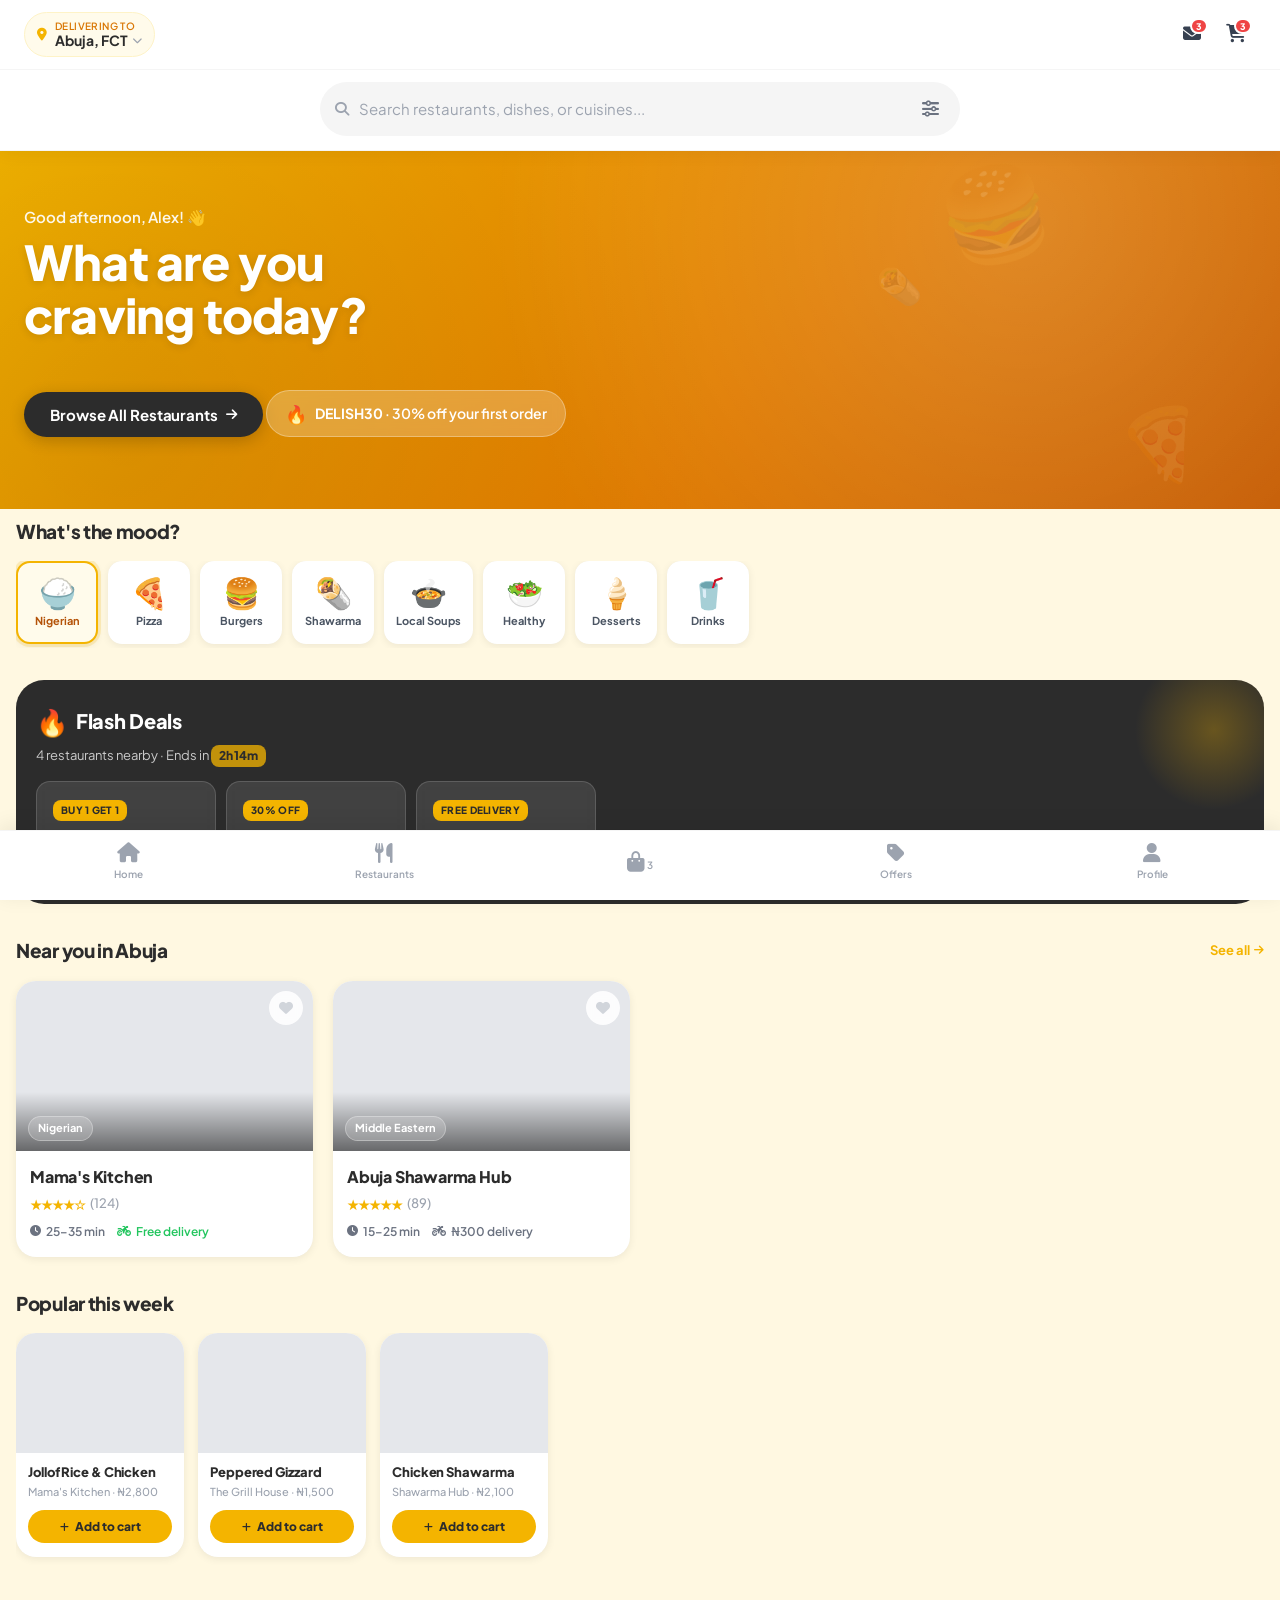
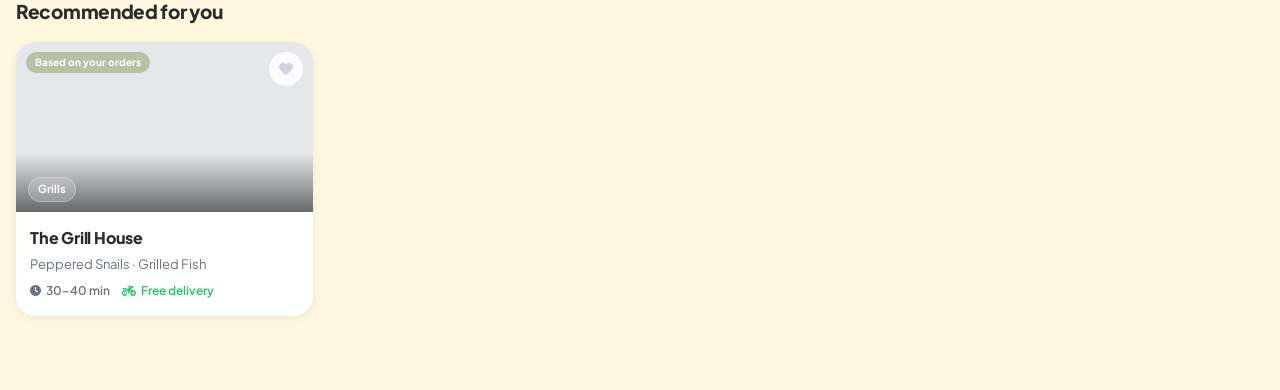
<file: user/user-home.html>
<!DOCTYPE html>
<html lang="en">
<head>
  <meta charset="UTF-8">
  <meta name="viewport" content="width=device-width, initial-scale=1.0, maximum-scale=1.0, user-scalable=no" />
  <meta name="theme-color" content="#F4B400" />
  <meta name="mobile-web-app-capable" content="yes">
  <meta name="apple-mobile-web-app-capable" content="yes">
  <meta name="apple-mobile-web-app-status-bar-style" content="black-translucent">
  <meta name="description" content="Delish - Order from your favorite local restaurants">
  <link rel="apple-touch-icon" href="../assets/icons/icon-196.png">
  <title>Delish � Discover</title>
  <link rel="stylesheet" href="../assets/css/user-home.css" />
  <link rel="stylesheet" href="https://cdnjs.cloudflare.com/ajax/libs/font-awesome/6.6.0/css/all.min.css">
  <link href="https://fonts.googleapis.com/css2?family=Plus+Jakarta+Sans:ital,wght@0,400;0,500;0,600;0,700;0,800;1,400&display=swap" rel="stylesheet">
</head>
<body>

<header class="header">
  <!-- Top Bar -->
  <div class="top-bar">
    <div class="top-bar-content">
      <div class="location-dropdown">
        <i class="fas fa-map-marker-alt location-pin"></i>
        <div class="location-text">
          <span class="location-label">Delivering to</span>
          <span class="location-name">Abuja, FCT <i class="fas fa-chevron-down location-caret"></i></span>
        </div>
      </div>
      <div class="header-actions">
        <button class="icon-btn notification-btn" aria-label="Messages">
          <i class="fas fa-envelope"></i>
          <span class="badge">3</span>
        </button>
        <button class="icon-btn cart-btn" aria-label="Cart">
          <i class="fas fa-shopping-cart"></i>
          <span class="badge">3</span>
        </button>
      </div>
    </div>
  </div>

  <!-- Search Bar Row -->
  <div class="search-row">
    <div class="search-container">
      <div class="search-bar">
        <i class="fas fa-search search-icon"></i>
        <input type="text" id="search-input"
               placeholder="Search restaurants, dishes, or cuisines..."
               autocomplete="off">
        <button class="filter-btn" aria-label="Filters">
          <i class="fas fa-sliders-h"></i>
        </button>
      </div>
    </div>
  </div>
</header>


<!-- ══════════════════════════════
     MAIN CONTENT
══════════════════════════════ -->
<main class="page-container">

  <!-- ── HERO ── -->
  <section class="hero">
    <div class="hero-deco" aria-hidden="true">
      <span class="deco-bubble deco-1">🍔</span>
      <span class="deco-bubble deco-2">🍕</span>
      <span class="deco-bubble deco-3">🌯</span>
    </div>
    <div class="hero-content">
      <p class="greeting">Good afternoon, Alex! 👋</p>
      <h1 class="hero-heading">What are you<br>craving today?</h1>
      <button class="hero-button" onclick="alert('Redirecting to all restaurants (placeholder)')">
        Browse All Restaurants
        <i class="fas fa-arrow-right"></i>
      </button>
      <div class="promo-strip">
        <span class="promo-fire">🔥</span>
        <span class="promo-text"><strong>DELISH30</strong> · 30% off your first order</span>
      </div>
    </div>
  </section>


  <!-- ── CATEGORIES ── -->
  <section class="section">
    <div class="section-header">
      <h2 class="section-title">What's the mood?</h2>
    </div>
    <div class="categories-scroll">
      <div class="category-card active">
        <span class="emoji">🍚</span>
        <span class="category-name">Nigerian</span>
      </div>
      <div class="category-card">
        <span class="emoji">🍕</span>
        <span class="category-name">Pizza</span>
      </div>
      <div class="category-card">
        <span class="emoji">🍔</span>
        <span class="category-name">Burgers</span>
      </div>
      <div class="category-card">
        <span class="emoji">🌯</span>
        <span class="category-name">Shawarma</span>
      </div>
      <div class="category-card">
        <span class="emoji">🍲</span>
        <span class="category-name">Local Soups</span>
      </div>
      <div class="category-card">
        <span class="emoji">🥗</span>
        <span class="category-name">Healthy</span>
      </div>
      <div class="category-card">
        <span class="emoji">🍦</span>
        <span class="category-name">Desserts</span>
      </div>
      <div class="category-card">
        <span class="emoji">🥤</span>
        <span class="category-name">Drinks</span>
      </div>
    </div>
  </section>


  <!-- ── FLASH DEALS ── -->
  <section class="section section--flush">
    <div class="flash-deals">
      <div class="flash-header">
        <div class="flash-title-row">
          <span class="flash-icon">🔥</span>
          <h2 class="flash-title">Flash Deals</h2>
        </div>
        <p class="flash-sub">
          4 restaurants nearby · Ends in
          <strong class="countdown-badge" id="countdown">2h 14m</strong>
        </p>
      </div>
      <div class="flash-cards">
        <div class="deal-card">
          <span class="deal-tag">Buy 1 Get 1</span>
          <p class="deal-name">Chicken &amp; Chips</p>
          <p class="deal-resto">KFC Wuse II</p>
        </div>
        <div class="deal-card">
          <span class="deal-tag">30% OFF</span>
          <p class="deal-name">Jollof Rice Bowls</p>
          <p class="deal-resto">Mama's Kitchen</p>
        </div>
        <div class="deal-card">
          <span class="deal-tag">Free Delivery</span>
          <p class="deal-name">Peppered Snails</p>
          <p class="deal-resto">The Grill House</p>
        </div>
      </div>
    </div>
  </section>


  <!-- ── RESTAURANTS NEAR YOU ── -->
  <section class="section">
    <div class="section-header">
      <h2 class="section-title">Near you in Abuja</h2>
      <a href="#" class="see-all">See all <i class="fas fa-arrow-right"></i></a>
    </div>
    <div class="restaurants-grid">

      <div class="restaurant-card">
        <div class="restaurant-image" style="background-image: url('https://picsum.photos/id/1015/600/400');">
          <button class="fav-btn" aria-label="Add to favourites"><i class="fas fa-heart"></i></button>
          <div class="restaurant-image-overlay">
            <span class="cuisine-tag">Nigerian</span>
          </div>
        </div>
        <div class="restaurant-info">
          <div class="restaurant-name">Mama's Kitchen</div>
          <div class="restaurant-rating">
            <span class="stars">★★★★☆</span>
            <span class="review-count">(124)</span>
          </div>
          <div class="restaurant-meta">
            <span class="meta-item"><i class="fas fa-clock"></i> 25–35 min</span>
            <span class="meta-item free"><i class="fas fa-motorcycle"></i> Free delivery</span>
          </div>
        </div>
      </div>

      <div class="restaurant-card">
        <div class="restaurant-image" style="background-image: url('https://picsum.photos/id/201/600/400');">
          <button class="fav-btn" aria-label="Add to favourites"><i class="fas fa-heart"></i></button>
          <div class="restaurant-image-overlay">
            <span class="cuisine-tag">Middle Eastern</span>
          </div>
        </div>
        <div class="restaurant-info">
          <div class="restaurant-name">Abuja Shawarma Hub</div>
          <div class="restaurant-rating">
            <span class="stars">★★★★★</span>
            <span class="review-count">(89)</span>
          </div>
          <div class="restaurant-meta">
            <span class="meta-item"><i class="fas fa-clock"></i> 15–25 min</span>
            <span class="meta-item"><i class="fas fa-motorcycle"></i> ₦300 delivery</span>
          </div>
        </div>
      </div>

    </div>
  </section>


  <!-- ── POPULAR THIS WEEK ── -->
  <section class="section">
    <div class="section-header">
      <h2 class="section-title">Popular this week</h2>
    </div>
    <div class="popular-scroll">

      <div class="popular-card">
        <div class="popular-image" style="background-image: url('https://picsum.photos/id/292/600/400');"></div>
        <div class="popular-body">
          <div class="popular-title">Jollof Rice &amp; Chicken</div>
          <div class="popular-sub">Mama's Kitchen · ₦2,800</div>
          <button class="add-to-cart-btn">
            <i class="fas fa-plus"></i> Add to cart
          </button>
        </div>
      </div>

      <div class="popular-card">
        <div class="popular-image" style="background-image: url('https://picsum.photos/id/431/600/400');"></div>
        <div class="popular-body">
          <div class="popular-title">Peppered Gizzard</div>
          <div class="popular-sub">The Grill House · ₦1,500</div>
          <button class="add-to-cart-btn">
            <i class="fas fa-plus"></i> Add to cart
          </button>
        </div>
      </div>

      <div class="popular-card">
        <div class="popular-image" style="background-image: url('https://picsum.photos/id/488/600/400');"></div>
        <div class="popular-body">
          <div class="popular-title">Chicken Shawarma</div>
          <div class="popular-sub">Shawarma Hub · ₦2,100</div>
          <button class="add-to-cart-btn">
            <i class="fas fa-plus"></i> Add to cart
          </button>
        </div>
      </div>

    </div>
  </section>


  <!-- ── RECOMMENDED FOR YOU ── -->
  <section class="section">
    <div class="section-header">
      <h2 class="section-title">Recommended for you</h2>
    </div>
    <div class="restaurants-grid">

      <div class="restaurant-card">
        <div class="restaurant-image" style="background-image: url('https://picsum.photos/id/870/600/400');">
          <button class="fav-btn" aria-label="Add to favourites"><i class="fas fa-heart"></i></button>
          <span class="rec-badge">Based on your orders</span>
          <div class="restaurant-image-overlay">
            <span class="cuisine-tag">Grills</span>
          </div>
        </div>
        <div class="restaurant-info">
          <div class="restaurant-name">The Grill House</div>
          <p class="restaurant-specialty">Peppered Snails · Grilled Fish</p>
          <div class="restaurant-meta">
            <span class="meta-item"><i class="fas fa-clock"></i> 30–40 min</span>
            <span class="meta-item free"><i class="fas fa-motorcycle"></i> Free delivery</span>
          </div>
        </div>
      </div>

    </div>
  </section>

</main>


<footer class="bottom-nav">
  <nav class="nav-bar" aria-label="Main navigation">
    <a href="#" class="nav-item active" aria-current="page">
      <i class="fas fa-home"></i>
      <span>Home</span>
    </a>
    <a href="user-restaurants.html" class="nav-item">
      <i class="fas fa-utensils"></i>
      <span>Restaurants</span>
    </a>
    <a href="#" class="nav-item nav-item--cart">
      <div class="cart-fab">
        <i class="fas fa-shopping-bag"></i>
        <span class="cart-fab-badge">3</span>
      </div>
    </a>
    <a href="#" class="nav-item">
      <i class="fas fa-tag"></i>
      <span>Offers</span>
    </a>
    <a href="#" class="nav-item">
      <i class="fas fa-user"></i>
      <span>Profile</span>
    </a>
  </nav>
</footer>


<script>
  // Countdown for flash deal
  let timeLeft = 2 * 3600 + 14 * 60;
  const countdownEl = document.getElementById('countdown');
  setInterval(() => {
    if (timeLeft <= 0) return;
    timeLeft--;
    const h = Math.floor(timeLeft / 3600);
    const m = Math.floor((timeLeft % 3600) / 60);
    countdownEl.textContent = `${h}h ${m}m`;
  }, 60000);

  // Category card toggle
  document.querySelectorAll('.category-card').forEach(card => {
    card.addEventListener('click', () => {
      document.querySelectorAll('.category-card').forEach(c => c.classList.remove('active'));
      card.classList.add('active');
    });
  });

  // Fav button toggle
  document.querySelectorAll('.fav-btn').forEach(btn => {
    btn.addEventListener('click', (e) => {
      e.stopPropagation();
      btn.classList.toggle('active');
    });
  });
</script>
</body>
</html>
</file>
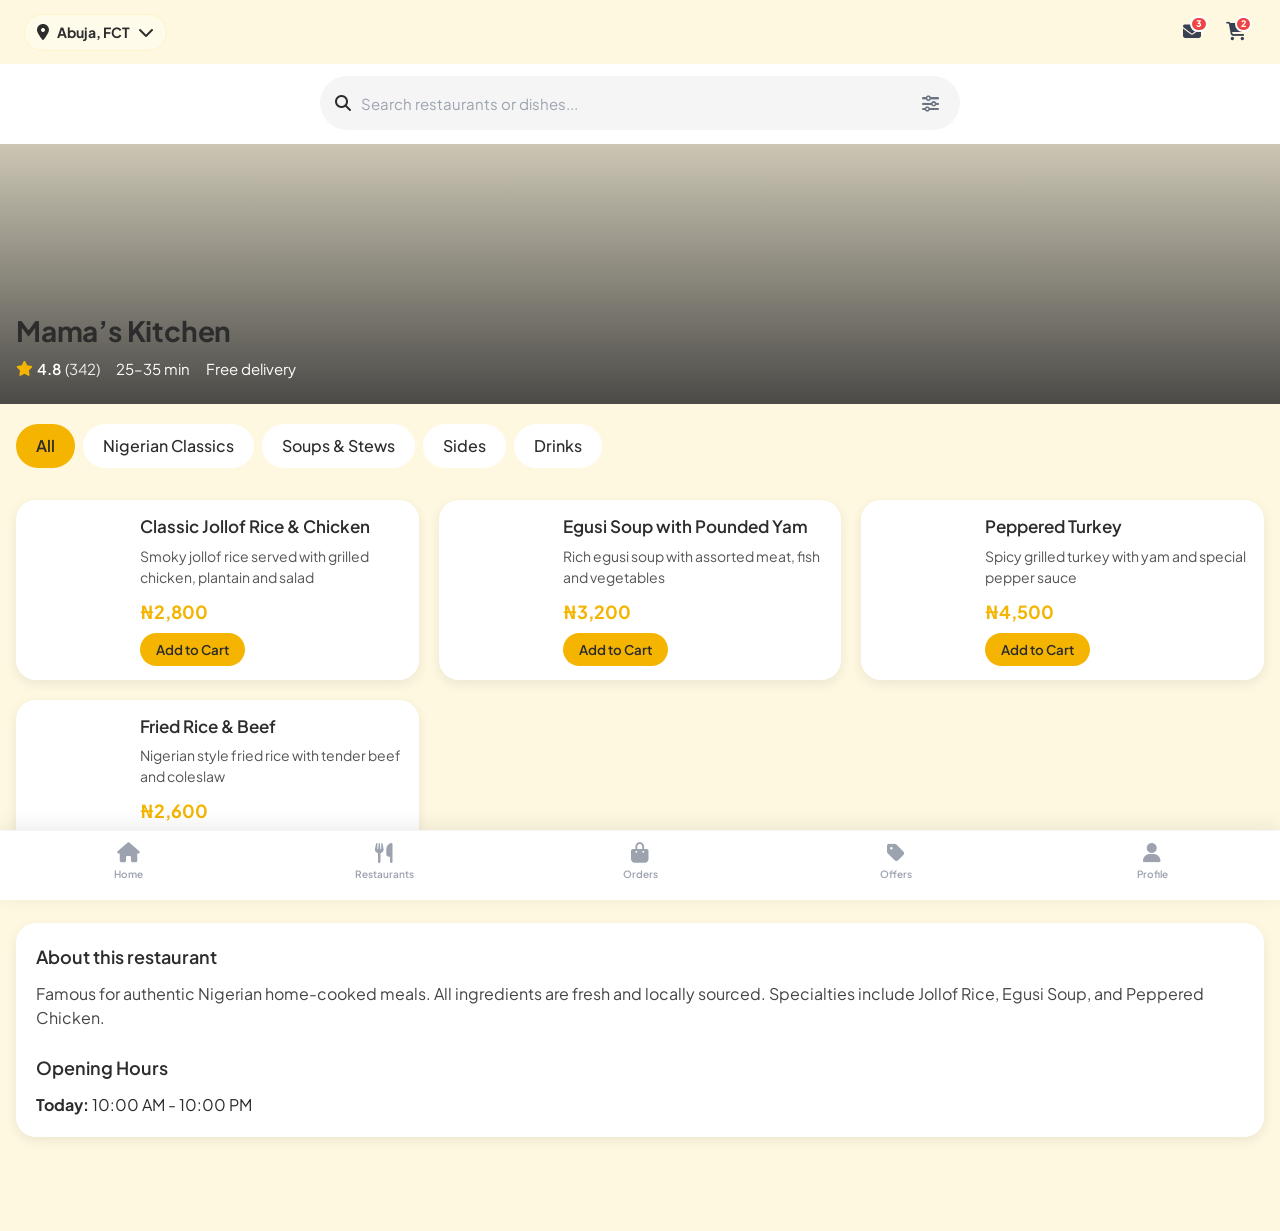
<file: user/user-restaurants-detail.html>
<!DOCTYPE html>
<html lang="en">
<head>  
    <meta charset="UTF-8">
    <meta name="viewport" content="width=device-width, initial-scale=1.0", maximum-scale=1.0, user-scalable=no" />
    <title>Delish • Restaurants Detail</title>
    
    <link rel="stylesheet" href="../assets/css/user-restaurants.css" />
  <link href="https://fonts.googleapis.com/css2?family=Plus+Jakarta+Sans:ital,wght@0,400;0,500;0,600;0,700;0,800;1,400&display=swap" rel="stylesheet">
    <link rel="stylesheet" href="https://cdnjs.cloudflare.com/ajax/libs/font-awesome/6.6.0/css/all.min.css">
</head>
<body>

    <header>
        <div class="top-bar-content">
            <div class="location-dropdown">
                <i class="fas fa-map-marker-alt"></i>
                <div>
                    <span class="location-name">Abuja, FCT</span>
                </div>
                <i class="fas fa-chevron-down"></i>
            </div>
            
            <div class="header-actions">
                <div class="icon-btn"><i class="fas fa-envelope"></i><span class="badge">3</span></div>
                <div class="icon-btn"><i class="fas fa-shopping-cart"></i><span class="badge">2</span></div>
            </div>
        </div>

        <div class="search-row">
            <div class="search-bar">
                <i class="fas fa-search"></i>
                <input type="text" id="search-input" placeholder="Search restaurants or dishes...">
                <button class="filter-btn"><i class="fas fa-sliders-h"></i></button>
            </div>
        </div>
    </header>

    <!-- RESTAURANT HERO -->
    <div class="restaurant-hero" style="background-image: url('https://picsum.photos/id/1015/1200/600');">
        <div class="hero-overlay"></div>
        <div class="hero-content">
            <div class="restaurant-name">Mama’s Kitchen</div>
            <div class="restaurant-meta">
                <div class="rating">
                    <i class="fas fa-star" style="color: #F4B400;"></i>
                    4.8 <span style="font-weight: normal; opacity: 0.9;">(342)</span>
                </div>
                <div>25–35 min</div>
                <div>Free delivery</div>
            </div>
        </div>
    </div>

    <main class="menu-section">
        
        <!-- Menu Tabs -->
        <div class="menu-tabs">
            <div class="tab active" onclick="switchTab(this)">All</div>
            <div class="tab" onclick="switchTab(this)">Nigerian Classics</div>
            <div class="tab" onclick="switchTab(this)">Soups &amp; Stews</div>
            <div class="tab" onclick="switchTab(this)">Sides</div>
            <div class="tab" onclick="switchTab(this)">Drinks</div>
        </div>

        <!-- Menu Items -->
        <div class="menu-grid" id="menu-grid">
            <!-- Populated by JS -->
        </div>
    </main>

    <!-- Restaurant Info -->
    <div class="info-section">
        <h3 class="info-title">About this restaurant</h3>
        <p style="color: #444; margin-bottom: 16px;">
            Famous for authentic Nigerian home-cooked meals. All ingredients are fresh and locally sourced. 
            Specialties include Jollof Rice, Egusi Soup, and Peppered Chicken.
        </p>
        
        <h3 class="info-title" style="margin-top: 24px;">Opening Hours</h3>
        <p><strong>Today:</strong> 10:00 AM - 10:00 PM</p>
    </div>

    <!-- Floating Cart Button -->
    <div class="floating-cart" id="floating-cart">
        <i class="fas fa-shopping-cart"></i>
        <span>View Cart • <strong>₦8,400</strong> (<span id="cart-count">3</span> items)</span>
    </div>

<footer class="bottom-nav">
        <nav class="nav-bar">
            <a href="user-home.html" class="nav-item"><i class="fas fa-home"></i><span>Home</span></a>
            <a href="user-restaurants.html" class="nav-item active"><i class="fas fa-utensils"></i><span>Restaurants</span></a>
            <a href="#" class="nav-item"><i class="fas fa-bag-shopping"></i><span>Orders</span></a>
            <a href="#" class="nav-item"><i class="fas fa-tag"></i><span>Offers</span></a>
            <a href="#" class="nav-item"><i class="fas fa-user"></i><span>Profile</span></a>
        </nav>
    </footer>

    <script>
        // Sample Menu Items
        const menuItems = [
            {
                id: 1,
                name: "Classic Jollof Rice & Chicken",
                desc: "Smoky jollof rice served with grilled chicken, plantain and salad",
                price: 2800,
                image: "https://picsum.photos/id/292/600/400"
            },
            {
                id: 2,
                name: "Egusi Soup with Pounded Yam",
                desc: "Rich egusi soup with assorted meat, fish and vegetables",
                price: 3200,
                image: "https://picsum.photos/id/431/600/400"
            },
            {
                id: 3,
                name: "Peppered Turkey",
                desc: "Spicy grilled turkey with yam and special pepper sauce",
                price: 4500,
                image: "https://picsum.photos/id/870/600/400"
            },
            {
                id: 4,
                name: "Fried Rice & Beef",
                desc: "Nigerian style fried rice with tender beef and coleslaw",
                price: 2600,
                image: "https://picsum.photos/id/201/600/400"
            }
        ];

        // Render Menu
        function renderMenu(items) {
            const container = document.getElementById('menu-grid');
            container.innerHTML = '';
            
            items.forEach(item => {
                const html = `
                    <div class="menu-item">
                        <div class="menu-item-image" style="background-image: url('${item.image}')"></div>
                        <div class="menu-item-content">
                            <div class="menu-item-name">${item.name}</div>
                            <div class="menu-item-desc">${item.desc}</div>
                            <div class="menu-item-price">₦${item.price.toLocaleString()}</div>
                            <button class="add-btn" onclick="addToCart(${item.id})">
                                Add to Cart
                            </button>
                        </div>
                    </div>
                `;
                container.innerHTML += html;
            });
        }

        // Tab Switching (Demo)
        function switchTab(el) {
            document.querySelectorAll('.tab').forEach(tab => tab.classList.remove('active'));
            el.classList.add('active');
            // In real app: filter menu items by category
        }

        // Add to Cart
        function addToCart(id) {
            alert(`✅ Added item ${id} to cart!`);
            const cart = document.getElementById('floating-cart');
            cart.style.display = 'flex';
        }

        // Initialize
        renderMenu(menuItems);
    </script>
</body>
</html>
</file>
<file: assets/css/user-home.css>
@import "style.css";

body {
  padding-bottom: calc(var(--bottom-nav-h) + var(--safe-bottom));
  -webkit-font-smoothing: antialiased;
}

a { text-decoration: none; color: inherit; }
button { font-family: inherit; cursor: pointer; border: none; background: none; }
img, div[style*="background-image"] { display: block; }

/* Page entry animation */
@keyframes fadeUp {
  from { opacity: 0; transform: translateY(16px); }
  to   { opacity: 1; transform: translateY(0); }
}
.hero         { animation: fadeUp var(--t-slow) var(--ease) 0.05s both; }
.section:nth-child(2) { animation: fadeUp var(--t-slow) var(--ease) 0.12s both; }
.section:nth-child(3) { animation: fadeUp var(--t-slow) var(--ease) 0.18s both; }
.section:nth-child(4) { animation: fadeUp var(--t-slow) var(--ease) 0.24s both; }
.section:nth-child(5) { animation: fadeUp var(--t-slow) var(--ease) 0.30s both; }
.section:nth-child(6) { animation: fadeUp var(--t-slow) var(--ease) 0.36s both; }


/* HEADER*/
.header {
  position: sticky;
  top: 0;
  z-index: 500;
  background: var(--white);
  box-shadow: 0 1px 0 var(--gray-100), 0 4px 16px rgba(0,0,0,.05);
}

/* Top Bar */
.top-bar {
  border-bottom: 1px solid var(--gray-100);
}

.top-bar-content {
  max-width: var(--max-w);
  margin: 0 auto;
  padding: 10px var(--page-px);
  display: flex;
  justify-content: space-between;
  align-items: center;
}

/* Location dropdown trigger */
.location-dropdown {
  display: flex;
  align-items: center;
  gap: 8px;
  padding: 7px 12px;
  border-radius: var(--radius);
  cursor: pointer;
  background: var(--amber-50);
  border: 1.5px solid var(--amber-100);
  transition: background var(--t-base) var(--ease),
              border-color var(--t-base) var(--ease);
}

.location-dropdown:hover {
  background: var(--amber-100);
  border-color: rgba(244,180,0,.4);
}

.location-pin {
  color: var(--primary-amber);
  font-size: 13px;
  flex-shrink: 0;
}

.location-text {
  display: flex;
  flex-direction: column;
  line-height: 1.2;
}

.location-label {
  font-size: 10px;
  font-weight: 600;
  text-transform: uppercase;
  letter-spacing: 0.4px;
  color: var(--amber-600);
}

.location-name {
  font-size: 14px;
  font-weight: 700;
  color: var(--deep-charcoal);
  display: flex;
  align-items: center;
  gap: 4px;
}

.location-caret {
  font-size: 10px;
  color: var(--gray-400);
}

/* Icon buttons */
.header-actions {
  display: flex;
  align-items: center;
  gap: 4px;
}

.icon-btn {
  position: relative;
  width: 40px;
  height: 40px;
  display: flex;
  align-items: center;
  justify-content: center;
  border-radius: var(--radius);
  font-size: 18px;
  color: var(--gray-700);
  transition: background var(--t-fast) var(--ease),
              transform var(--t-fast) var(--ease-spring);
}

.icon-btn:hover  { background: var(--gray-100); }
.icon-btn:active { transform: scale(0.91); }

.badge {
  position: absolute;
  top: 4px;
  right: 4px;
  min-width: 16px;
  height: 16px;
  padding: 0 4px;
  background: #EF4444;
  color: var(--white);
  font-size: 9px;
  font-weight: 800;
  border-radius: var(--radius);
  display: flex;
  align-items: center;
  justify-content: center;
  border: 2px solid var(--white);
  pointer-events: none;
}

/* Search Bar Row */
.search-row {
  background: var(--white);
  padding: 10px var(--page-px) 12px;
}

.search-container {
  max-width: var(--max-w);
  margin: 0 auto;
}

.search-bar {
  display: flex;
  align-items: center;
  background: var(--gray-100);
  border-radius: var(--radius);
  padding: 11px 14px;
  gap: 10px;
  border: 1.5px solid transparent;
  transition: background var(--t-base) var(--ease),
              border-color var(--t-base) var(--ease),
              box-shadow var(--t-base) var(--ease);
}

.search-bar:focus-within {
  background: var(--white);
  border-color: var(--primary-amber);
  box-shadow: 0 0 0 3px var(--amber-glow);
}

.search-icon { color: var(--gray-400); font-size: 14px; flex-shrink: 0; }

.search-bar input {
  flex: 1;
  background: none;
  border: none;
  outline: none;
  font-family: var(--font-display);
  font-size: 15px;
  color: var(--deep-charcoal);
  min-width: 0;
}

.search-bar input::placeholder { color: var(--gray-400); }

.filter-btn {
  color: var(--gray-500);
  font-size: 17px;
  width: 30px;
  height: 30px;
  display: flex;
  align-items: center;
  justify-content: center;
  border-radius: var(--radius-sm);
  transition: background var(--t-fast) var(--ease), color var(--t-fast) var(--ease);
  flex-shrink: 0;
}

.filter-btn:hover { background: var(--gray-200); color: var(--deep-charcoal); }

@media (min-width: 768px) {
  .top-bar-content { padding: 12px 24px; }
  .search-row { padding: 12px 24px 14px; }
  .search-bar { max-width: 640px; margin: 0 auto; }
}


/* 
   PAGE CONTAINER
 */
.page-container {
  max-width: var(--max-w);
  margin: 0 auto;
}


/* 
   HERO
 */
.hero {
  background: linear-gradient(135deg, #F4B400 0%, #E07B00 60%, #C55A00 100%);
  color: var(--white);
  padding: 36px var(--page-px) 52px;
  position: relative;
  overflow: hidden;
  /* Diagonal bottom edge */
  clip-path: polygon(0 0, 100% 0, 100% 88%, 0 100%);
  margin-bottom: -20px;
}

/* Decorative circles */
.hero::before {
  content: '';
  position: absolute;
  inset: 0;
  background:
    radial-gradient(circle at 80% 20%, rgba(255,255,255,.15) 0%, transparent 50%),
    radial-gradient(circle at 10% 80%, rgba(0,0,0,.08) 0%, transparent 50%);
  pointer-events: none;
}

/* Floating food emojis */
.hero-deco { position: absolute; inset: 0; pointer-events: none; }

.deco-bubble {
  position: absolute;
  font-size: 44px;
  opacity: 0.18;
  user-select: none;
}
.deco-1 { top: -8px;  right: 18%; font-size: 60px; opacity: 0.15; transform: rotate(-15deg); }
.deco-2 { bottom: 20px; right: 6%; font-size: 50px; opacity: 0.12; transform: rotate(10deg); }
.deco-3 { top: 30%;  right: 28%; font-size: 36px; opacity: 0.14; transform: rotate(-5deg); }

.hero-content {
  position: relative;
  z-index: 1;
}

.greeting {
  font-size: 15px;
  font-weight: 600;
  opacity: 0.92;
  margin-bottom: 8px;
  letter-spacing: -0.1px;
}

.hero-heading {
  font-size: 34px;
  font-weight: 800;
  line-height: 1.1;
  letter-spacing: -0.8px;
  margin-bottom: 24px;
  text-shadow: 0 2px 8px rgba(0,0,0,.12);
}

.hero-button {
  display: inline-flex;
  align-items: center;
  gap: 8px;
  background: var(--deep-charcoal);
  color: var(--white);
  padding: 13px 26px;
  border-radius: var(--radius);
  font-size: 15px;
  font-weight: 700;
  font-family: var(--font-display);
  letter-spacing: -0.1px;
  box-shadow: 0 4px 16px rgba(0,0,0,.2);
  transition: transform var(--t-base) var(--ease-spring),
              box-shadow var(--t-base) var(--ease),
              background var(--t-base) var(--ease);
}

.hero-button:hover  { background: var(--gray-800); transform: translateY(-2px); box-shadow: 0 8px 24px rgba(0,0,0,.25); }
.hero-button:active { transform: scale(0.96); }
.hero-button i      { font-size: 13px; }

.promo-strip {
  display: inline-flex;
  align-items: center;
  gap: 8px;
  margin-top: 24px;
  background: rgba(255,255,255,.22);
  backdrop-filter: blur(6px);
  -webkit-backdrop-filter: blur(6px);
  border: 1px solid rgba(255,255,255,.3);
  border-radius: var(--radius);
  padding: 9px 18px;
  font-size: 14px;
  font-weight: 600;
}

.promo-fire { font-size: 18px; }

@media (min-width: 768px) {
  .hero { padding: 56px 24px 72px; clip-path: polygon(0 0, 100% 0, 100% 82%, 0 100%); }
  .hero-heading { font-size: 48px; }
  .deco-1 { font-size: 90px; }
  .deco-2 { font-size: 70px; }
}


/* 
   SECTIONS
 */
.section {
  padding: 28px var(--page-px) 4px;
}

.section--flush { padding-left: 0; padding-right: 0; }

.section-header {
  display: flex;
  justify-content: space-between;
  align-items: center;
  margin-bottom: 16px;
}

.section-title {
  font-size: 19px;
  font-weight: 800;
  letter-spacing: -0.3px;
  color: var(--deep-charcoal);
}

.see-all {
  font-size: 13px;
  font-weight: 700;
  color: var(--primary-amber);
  display: flex;
  align-items: center;
  gap: 4px;
  padding: 4px 0;
  transition: opacity var(--t-fast);
}
.see-all:hover { opacity: 0.75; }
.see-all i { font-size: 11px; }


/* 
   CATEGORIES
 */
.categories-scroll {
  display: flex;
  gap: 10px;
  overflow-x: auto;
  padding-bottom: 4px;
  scrollbar-width: none;
  scroll-snap-type: x mandatory;
  -webkit-overflow-scrolling: touch;
}
.categories-scroll::-webkit-scrollbar { display: none; }

.category-card {
  display: flex;
  flex-direction: column;
  align-items: center;
  gap: 6px;
  background: var(--white);
  border-radius: var(--radius-md);
  padding: 14px 10px 12px;
  min-width: 82px;
  flex-shrink: 0;
  cursor: pointer;
  scroll-snap-align: start;
  border: 2px solid transparent;
  box-shadow: var(--shadow-card);
  transition: border-color var(--t-base) var(--ease),
              background  var(--t-base) var(--ease),
              transform   var(--t-base) var(--ease-spring),
              box-shadow  var(--t-base) var(--ease);
}

.category-card:hover  { transform: translateY(-3px); box-shadow: var(--shadow-card-lg); }
.category-card:active { transform: scale(0.94); }

.category-card.active {
  background: var(--amber-50);
  border-color: var(--primary-amber);
  box-shadow: 0 0 0 3px var(--amber-glow), var(--shadow-card);
}

.emoji {
  font-size: 30px;
  line-height: 1;
  display: block;
}

.category-name {
  font-size: 11px;
  font-weight: 700;
  color: var(--gray-600);
  text-align: center;
  white-space: nowrap;
}

.category-card.active .category-name {
  color: var(--amber-700);
}


/* 
   FLASH DEALS
 */
.flash-deals {
  background: var(--deep-charcoal);
  color: var(--white);
  border-radius: var(--radius-xl);
  margin: 0 var(--page-px);
  padding: 22px 20px 20px;
  position: relative;
  overflow: hidden;
}

/* Amber glow blob */
.flash-deals::before {
  content: '';
  position: absolute;
  top: -30px; right: -30px;
  width: 160px; height: 160px;
  background: radial-gradient(circle, rgba(244,180,0,.3) 0%, transparent 70%);
  pointer-events: none;
}

.flash-header { position: relative; z-index: 1; margin-bottom: 14px; }

.flash-title-row {
  display: flex;
  align-items: center;
  gap: 8px;
  margin-bottom: 4px;
}

.flash-icon { font-size: 26px; }

.flash-title {
  font-size: 20px;
  font-weight: 800;
  letter-spacing: -0.3px;
}

.flash-sub {
  font-size: 13px;
  opacity: 0.75;
}

.countdown-badge {
  display: inline-block;
  background: var(--primary-amber);
  color: var(--deep-charcoal);
  padding: 2px 8px;
  border-radius: var(--radius-sm);
  font-size: 12px;
  font-weight: 800;
  letter-spacing: -0.2px;
}

.flash-cards {
  display: flex;
  gap: 10px;
  overflow-x: auto;
  scrollbar-width: none;
  scroll-snap-type: x mandatory;
  -webkit-overflow-scrolling: touch;
  position: relative;
  z-index: 1;
}
.flash-cards::-webkit-scrollbar { display: none; }

.deal-card {
  background: rgba(255,255,255,.1);
  backdrop-filter: blur(4px);
  -webkit-backdrop-filter: blur(4px);
  border: 1px solid rgba(255,255,255,.15);
  border-radius: var(--radius-md);
  padding: 14px 16px;
  min-width: 180px;
  flex-shrink: 0;
  scroll-snap-align: start;
  cursor: pointer;
  transition: background var(--t-base) var(--ease), transform var(--t-base) var(--ease-spring);
}
.deal-card:hover  { background: rgba(255,255,255,.18); transform: translateY(-2px); }
.deal-card:active { transform: scale(0.96); }

.deal-tag {
  display: inline-block;
  background: var(--primary-amber);
  color: var(--deep-charcoal);
  font-size: 10px;
  font-weight: 800;
  text-transform: uppercase;
  letter-spacing: 0.3px;
  padding: 3px 8px;
  border-radius: var(--radius-sm);
  margin-bottom: 8px;
}

.deal-name {
  font-size: 14px;
  font-weight: 700;
  margin-bottom: 4px;
  line-height: 1.3;
}

.deal-resto {
  font-size: 12px;
  opacity: 0.6;
}


/* 
   RESTAURANT GRID
 */
.restaurants-grid {
  display: grid;
  grid-template-columns: 1fr;
  gap: 16px;
}

@media (min-width: 500px) {
  .restaurants-grid { grid-template-columns: repeat(2, 1fr); }
}

@media (min-width: 768px) {
  .restaurants-grid { grid-template-columns: repeat(3, 1fr); gap: 20px; }
}

@media (min-width: 1024px) {
  .restaurants-grid { grid-template-columns: repeat(4, 1fr); }
}

.restaurant-card {
  background: var(--white);
  border-radius: var(--radius-lg);
  overflow: hidden;
  box-shadow: var(--shadow-card);
  cursor: pointer;
  transition: transform var(--t-base) var(--ease-spring),
              box-shadow var(--t-base) var(--ease);
}

.restaurant-card:hover {
  transform: translateY(-4px);
  box-shadow: var(--shadow-card-lg);
}
.restaurant-card:active { transform: scale(0.98); }

.restaurant-image {
  height: 170px;
  background: var(--gray-200);
  background-size: cover;
  background-position: center;
  position: relative;
}

/* Gradient overlay at bottom of image */
.restaurant-image-overlay {
  position: absolute;
  bottom: 0; left: 0; right: 0;
  background: linear-gradient(to top, rgba(0,0,0,.55) 0%, transparent 100%);
  padding: 24px 12px 10px;
  display: flex;
  justify-content: flex-start;
}

.cuisine-tag {
  font-size: 11px;
  font-weight: 700;
  color: var(--white);
  background: rgba(255,255,255,.2);
  backdrop-filter: blur(4px);
  -webkit-backdrop-filter: blur(4px);
  border: 1px solid rgba(255,255,255,.3);
  border-radius: var(--radius);
  padding: 3px 9px;
}

.fav-btn {
  position: absolute;
  top: 10px;
  right: 10px;
  width: 34px;
  height: 34px;
  border-radius: var(--radius);
  background: rgba(255,255,255,.88);
  backdrop-filter: blur(4px);
  -webkit-backdrop-filter: blur(4px);
  display: flex;
  align-items: center;
  justify-content: center;
  font-size: 14px;
  color: var(--gray-300);
  transition: color var(--t-fast) var(--ease),
              background var(--t-fast) var(--ease),
              transform var(--t-fast) var(--ease-spring);
}
.fav-btn:hover  { background: var(--white); }
.fav-btn:active { transform: scale(0.88); }
.fav-btn.active { color: #EF4444; background: var(--white); }

.rec-badge {
  position: absolute;
  top: 10px;
  left: 10px;
  font-size: 10px;
  font-weight: 700;
  color: var(--white);
  background: var(--muted-sage);
  border-radius: var(--radius);
  padding: 3px 9px;
}

.restaurant-info {
  padding: 14px 14px 16px;
}

.restaurant-name {
  font-size: 16px;
  font-weight: 800;
  margin-bottom: 5px;
  letter-spacing: -0.2px;
  color: var(--deep-charcoal);
}

.restaurant-specialty {
  font-size: 13px;
  color: var(--gray-500);
  margin-bottom: 8px;
}

.restaurant-rating {
  display: flex;
  align-items: center;
  gap: 5px;
  margin-bottom: 8px;
}

.stars {
  color: var(--primary-amber);
  font-size: 14px;
  letter-spacing: -1px;
}

.review-count {
  font-size: 13px;
  color: var(--gray-400);
  font-weight: 500;
}

.restaurant-meta {
  display: flex;
  align-items: center;
  gap: 12px;
}

.meta-item {
  display: flex;
  align-items: center;
  gap: 5px;
  font-size: 12px;
  font-weight: 600;
  color: var(--gray-500);
}

.meta-item i { font-size: 11px; }
.meta-item.free { color: #22C55E; }


/* 
   POPULAR SCROLL
 */
.popular-scroll {
  display: flex;
  gap: 14px;
  overflow-x: auto;
  padding-bottom: 8px;
  scrollbar-width: none;
  scroll-snap-type: x mandatory;
  -webkit-overflow-scrolling: touch;
}
.popular-scroll::-webkit-scrollbar { display: none; }

.popular-card {
  background: var(--white);
  border-radius: var(--radius-lg);
  width: 168px;
  flex-shrink: 0;
  box-shadow: var(--shadow-card);
  scroll-snap-align: start;
  overflow: hidden;
  cursor: pointer;
  transition: transform var(--t-base) var(--ease-spring),
              box-shadow var(--t-base) var(--ease);
}

.popular-card:hover  { transform: translateY(-4px); box-shadow: var(--shadow-card-lg); }
.popular-card:active { transform: scale(0.97); }

.popular-image {
  height: 120px;
  background: var(--gray-200);
  background-size: cover;
  background-position: center;
}

.popular-body {
  padding: 11px 12px 14px;
}

.popular-title {
  font-size: 13px;
  font-weight: 800;
  color: var(--deep-charcoal);
  margin-bottom: 3px;
  line-height: 1.3;
  letter-spacing: -0.1px;
}

.popular-sub {
  font-size: 11px;
  color: var(--gray-400);
  font-weight: 500;
  margin-bottom: 10px;
}

.add-to-cart-btn {
  width: 100%;
  background: var(--primary-amber);
  color: var(--deep-charcoal);
  border-radius: var(--radius);
  padding: 9px;
  font-size: 12px;
  font-weight: 800;
  font-family: var(--font-display);
  display: flex;
  align-items: center;
  justify-content: center;
  gap: 6px;
  transition: background var(--t-fast) var(--ease),
              transform  var(--t-fast) var(--ease-spring);
}

.add-to-cart-btn i { font-size: 10px; }
.add-to-cart-btn:hover  { background: var(--amber-600); color: var(--white); }
.add-to-cart-btn:active { transform: scale(0.94); }


/* 
   BOTTOM NAV
 */
.bottom-nav {
  position: fixed;
  bottom: 0;
  left: 0;
  right: 0;
  background: var(--white);
  height: calc(var(--bottom-nav-h) + var(--safe-bottom));
  padding-bottom: var(--safe-bottom);
  border-top: 1px solid var(--gray-100);
  box-shadow: 0 -4px 20px rgba(0,0,0,.08);
  z-index: 600;
  display: flex;
  align-items: flex-start;
  justify-content: center;
}

.nav-bar {
  width: 100%;
  max-width: var(--max-w);
  display: flex;
  justify-content: space-around;
  align-items: center;
  padding-top: 8px;
}

.nav-item {
  display: flex;
  flex-direction: column;
  align-items: center;
  justify-content: center;
  gap: 4px;
  color: var(--gray-400);
  font-size: 10px;
  font-weight: 600;
  padding: 4px 14px;
  flex: 1;
  border-radius: var(--radius-md);
  transition: color var(--t-base) var(--ease), transform var(--t-base) var(--ease-spring);
  text-decoration: none;
  position: relative;
}

.nav-item i { font-size: 20px; transition: transform var(--t-base) var(--ease-spring); }
.nav-item span { letter-spacing
</file>
<file: assets/css/user-restaurants.css>
@import "user-home.css";

.header {
    background-color: var(--deep-charcoal);
}

/* ==================== MAIN CONTENT ==================== */
.page-header {
    padding: 20px 16px 12px;
    max-width: 1280px;
    margin: 0 auto;
}

.page-title {
    font-size: 28px;
    font-weight: 700;
}

.filters-bar {
    max-width: 1280px;
    margin: 0 auto;
    padding: 0 16px 16px;
    display: flex;
    gap: 12px;
    flex-wrap: nowrap;  /* Prevents wrapping */
    overflow-x: auto;   /* Enables horizontal scroll */
    -webkit-overflow-scrolling: touch; /* Smooth scroll on iOS */
    scrollbar-width: thin;      /* Optional: thinner scrollbar (Firefox) */
    align-items: center;
}

/* Optional: hide scrollbar for cleaner look (comment out if you want visible scrollbar) */
.filters-bar::-webkit-scrollbar {
    height: 4px;
}
.filters-bar::-webkit-scrollbar-track {
    background: #f1f1f1;
    border-radius: 4px;
}
.filters-bar::-webkit-scrollbar-thumb {
    background: #ccc;
    border-radius: 4px;
}
.sort-select {
    padding: 10px 16px;
    border: 2px solid #ddd;
    border-radius: 50px;
    background: white;
    font-size: 15px;
}

.chip {
    background: white;
    padding: 8px 18px;
    border-radius: 50px;
    font-size: 14px;
    white-space: nowrap;
    cursor: pointer;
    transition: all 0.2s;
}

.chip.active {
    background: var(--primary-amber);
    color: var(--deep-charcoal);
    font-weight: 600;
}

/* Keep chips from shrinking */
.sort-select,
.chip {
    flex-shrink: 0;
}
/* Restaurant Grid */
.restaurants-grid {
    max-width: 1280px;
    margin: 0 auto;
    padding: 0 16px;
    display: grid;
    grid-template-columns: repeat(auto-fill, minmax(280px, 1fr));
    gap: 20px;
}

.restaurant-card {
    background: white;
    border-radius: 20px;
    overflow: hidden;
    box-shadow: 0 4px 15px rgba(0, 0, 0, 0.08);
    transition: transform 0.3s;
}

.restaurant-card:hover {
    transform: translateY(-8px);
}

.restaurant-image {
    height: 180px;
    background-size: cover;
    background-position: center;
    position: relative;
}

.rating-badge {
    position: absolute;
    top: 12px;
    right: 12px;
    background: rgba(0,0,0,0.75);
    color: white;
    padding: 4px 10px;
    border-radius: 50px;
    font-size: 14px;
    display: flex;
    align-items: center;
    gap: 4px;
}

.restaurant-info {
    padding: 16px;
}

.restaurant-name {
    font-size: 18px;
    font-weight: 600;
    margin-bottom: 6px;
}

.cuisines {
    color: #555;
    font-size: 14px;
    margin-bottom: 10px;
}

.meta {
    display: flex;
    justify-content: space-between;
    font-size: 14px;
    color: #666;
}

.delivery-time {
    color: var(--muted-sage);
    font-weight: 500;
}

/* ==================== RESTAURANT HERO ==================== */
.restaurant-hero {
    height: 260px;
    background-size: cover;
    background-position: center;
    position: relative;
    color: white;
}

.hero-overlay {
    position: absolute;
    inset: 0;
    background: linear-gradient(to bottom, rgba(0,0,0,0.2), rgba(44,44,44,0.85));
}

.hero-content {
    position: absolute;
    bottom: 0;
    left: 0;
    right: 0;
    padding: 24px 16px;
    z-index: 2;
}

.restaurant-name {
    font-size: 28px;
    font-weight: 700;
    margin-bottom: 6px;
}

.restaurant-meta {
    display: flex;
    align-items: center;
    gap: 16px;
    font-size: 15px;
}

.rating {
    display: flex;
    align-items: center;
    gap: 4px;
    font-weight: 600;
}

/* Menu Section */
.menu-section {
    padding: 20px 16px;
    max-width: 1280px;
    margin: 0 auto;
}

.menu-tabs {
    display: flex;
    gap: 8px;
    overflow-x: auto;
    padding-bottom: 12px;
    margin-bottom: 20px;
    scrollbar-width: none;
}

.tab {
    padding: 10px 20px;
    background: white;
    border-radius: 50px;
    white-space: nowrap;
    font-weight: 500;
    cursor: pointer;
    transition: all 0.2s;
}

.tab.active {
    background: var(--primary-amber);
    color: var(--deep-charcoal);
    font-weight: 600;
}

.menu-grid {
    display: grid;
    grid-template-columns: repeat(auto-fill, minmax(300px, 1fr));
    gap: 20px;
}

.menu-item {
    background: white;
    border-radius: 20px;
    overflow: hidden;
    box-shadow: 0 4px 12px rgba(0, 0, 0, 0.08);
    display: flex;
}

.menu-item-image {
    width: 110px;
    height: 110px;
    background-size: cover;
    background-position: center;
}

.menu-item-content {
    flex: 1;
    padding: 14px;
}

.menu-item-name {
    font-size: 17px;
    font-weight: 600;
    margin-bottom: 6px;
}

.menu-item-desc {
    font-size: 14px;
    color: #555;
    margin-bottom: 10px;
    display: -webkit-box;
    -webkit-line-clamp: 2;
    -webkit-box-orient: vertical;
    overflow: hidden;
}

.menu-item-price {
    font-size: 18px;
    font-weight: 700;
    color: var(--primary-amber);
}

.add-btn {
    background: var(--primary-amber);
    color: var(--deep-charcoal);
    border: none;
    padding: 8px 16px;
    border-radius: 50px;
    font-weight: 600;
    cursor: pointer;
    margin-top: 8px;
}

/* Info Section */
.info-section {
    background: white;
    margin: 24px 16px;
    border-radius: 20px;
    padding: 20px;
    box-shadow: 0 4px 12px rgba(0, 0, 0, 0.08);
}

.info-title {
    font-size: 18px;
    font-weight: 600;
    margin-bottom: 12px;
}

.floating-cart {
    position: fixed;
    bottom: 90px;
    left: 50%;
    transform: translateX(-50%);
    background: var(--primary-amber);
    color: var(--deep-charcoal);
    padding: 14px 28px;
    border-radius: 50px;
    font-weight: 600;
    box-shadow: 0 6px 20px rgba(244, 180, 0, 0.4);
    display: none;
    align-items: center;
    gap: 12px;
    z-index: 1050;
}
</file>
